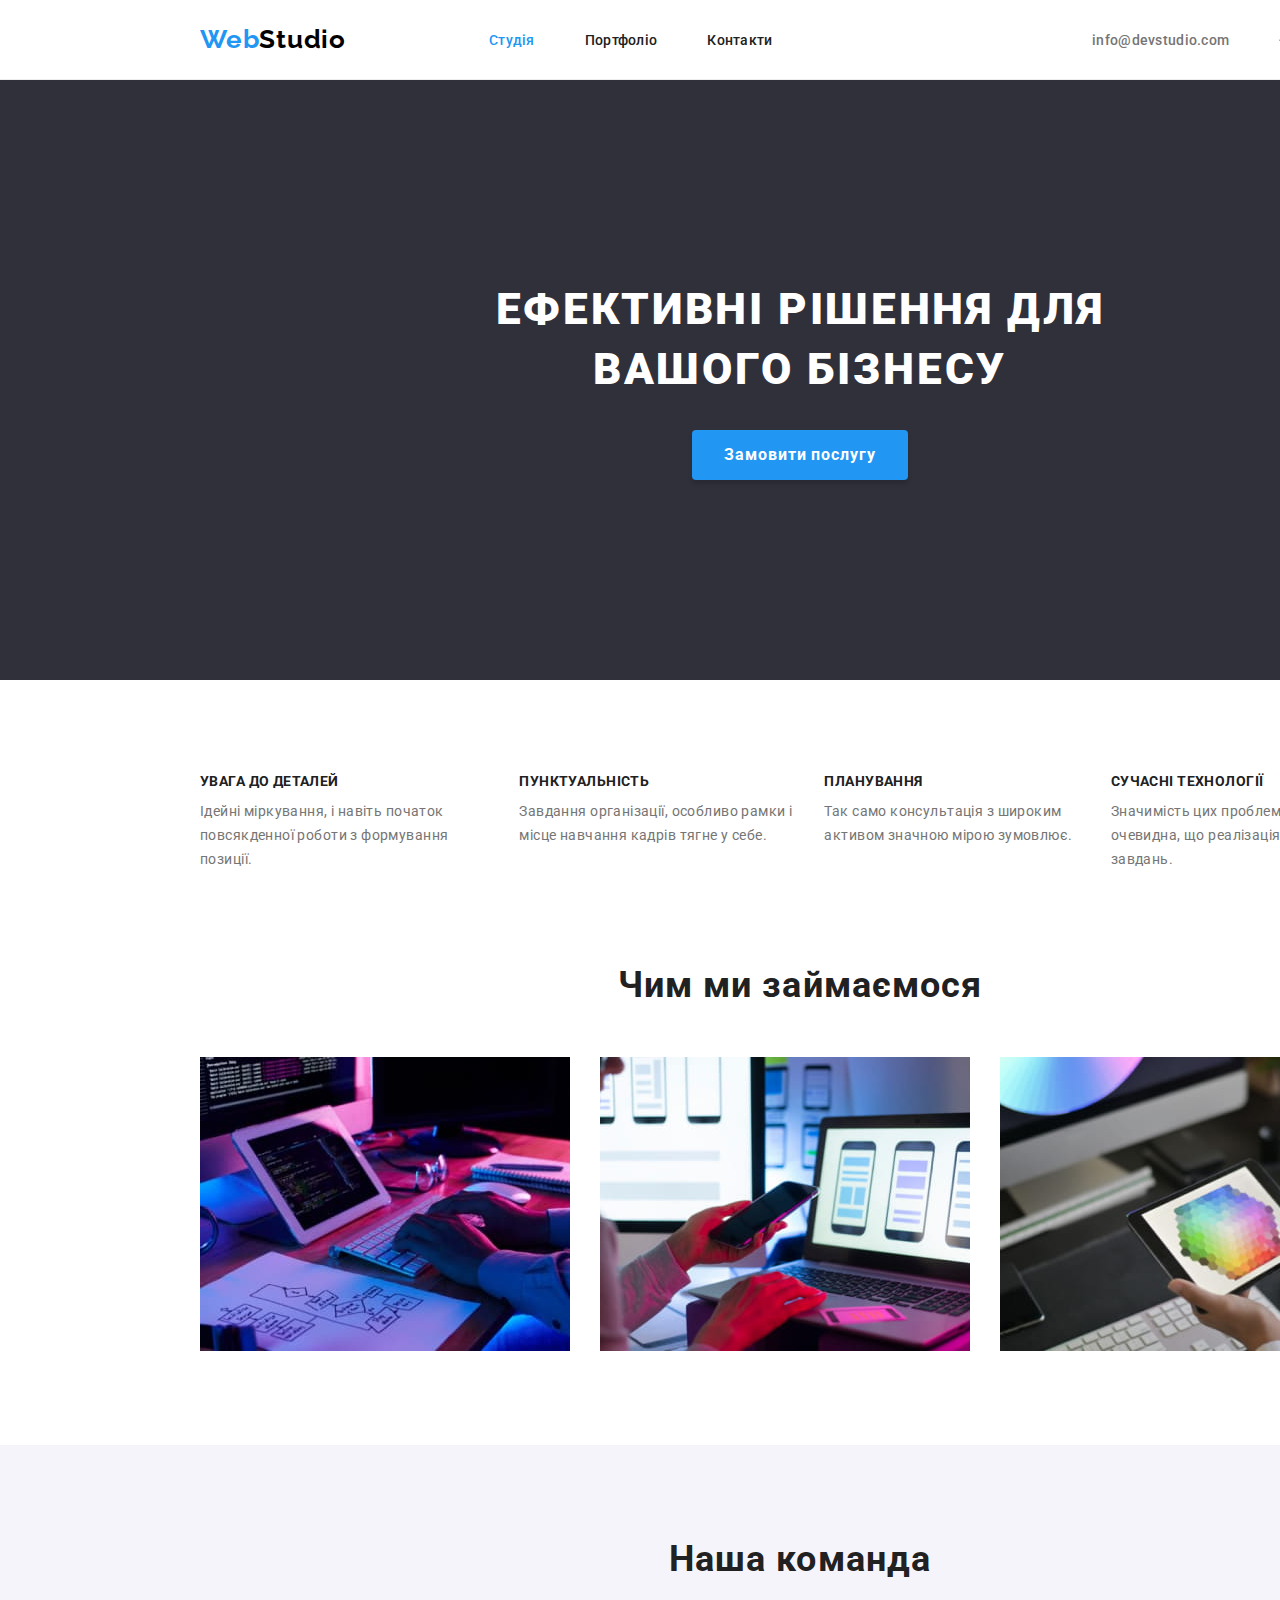
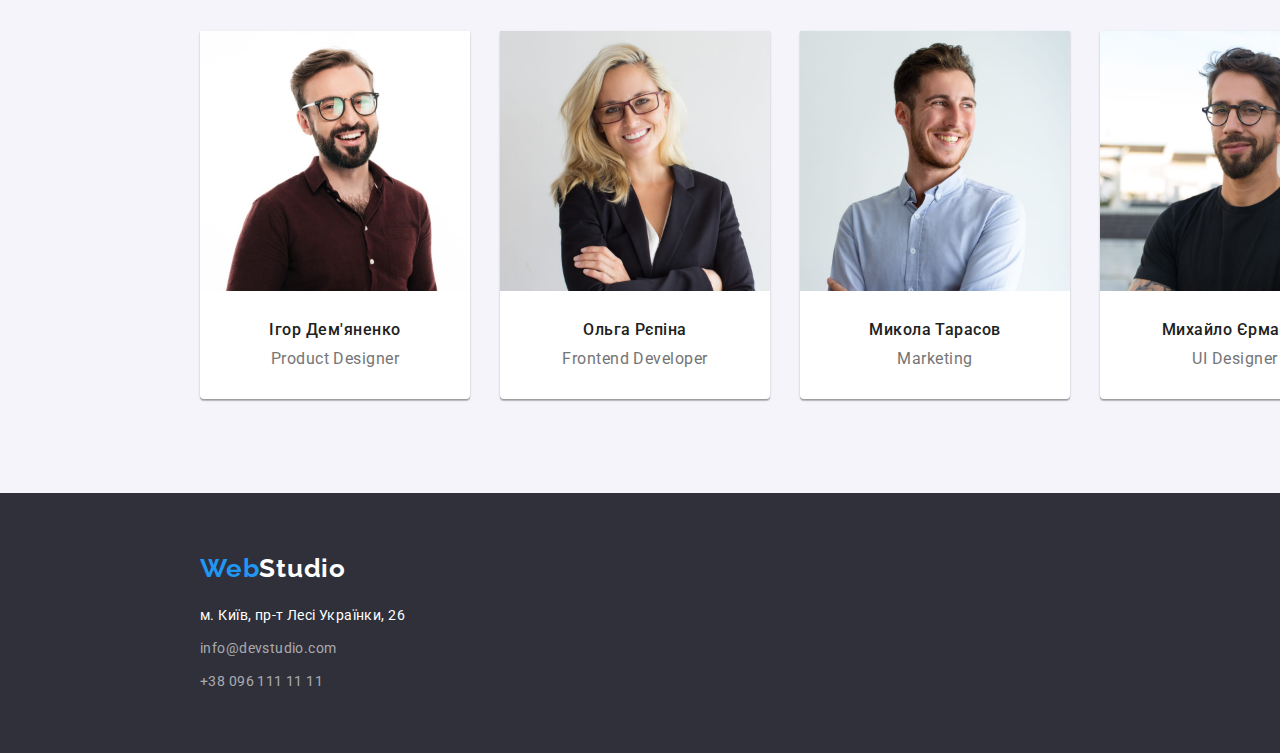
<file: index.html>
<!DOCTYPE html>
<html lang="uk">
  <head>
    <meta charset="UTF-8" />
    <meta http-equiv="X-UA-Compatible" content="IE=edge" />
    <meta name="viewport" content="width=device-width, initial-scale=1.0" />
    <title>Домашне Завдання 2</title>
    <link rel="preconnect" href="https://fonts.googleapis.com" />
    <link rel="preconnect" href="https://fonts.gstatic.com" crossorigin />
    <link
      href="https://fonts.googleapis.com/css2?family=Raleway:wght@700&family=Roboto:wght@400;500;700;900&display=swap"
      rel="stylesheet"
    />
    <link
      rel="stylesheet"
      href="https://cdnjs.cloudflare.com/ajax/libs/modern-normalize/1.1.0/modern-normalize.min.css"
      integrity="sha512-wpPYUAdjBVSE4KJnH1VR1HeZfpl1ub8YT/NKx4PuQ5NmX2tKuGu6U/JRp5y+Y8XG2tV+wKQpNHVUX03MfMFn9Q=="
      crossorigin="anonymous"
      referrerpolicy="no-referrer"
    />
    <link rel="stylesheet" href="./css/styles.css" />
  </head>
  <body>
    <header class="page-header">
      <div class="container header-container">
        <nav class="site-nav">
          <a href="./index.html" class="logo link logo-header"
            ><span class="logo-accent">Web</span>Studio</a
          >

          <ul class="list">
            <li><a href="./index.html" class="nav-item current link">Студія</a></li>
            <li>
              <a href="./portfolio.html" class="nav-item link"
                >Портфоліо</a
              >
            </li>
            <li><a href="#" class="nav-item link">Контакти</a></li>
          </ul>
        </nav>

        <ul class="header-contact list">
          <li>
            <a href="mailto:info@devstudio.com" class="header-mail link"
              >info@devstudio.com</a
            >
          </li>
          <li>
            <a href="tel:380961111111" class="header-tel link"
              >+38 096 111 11 11</a
            >
          </li>
        </ul>
      </div>
    </header>
    <main>
      <section class="hero section">
        <div class="container">
          <h1 class="hero-title">Ефективні рішення для вашого бізнесу</h1>
          <button class="hero-btn">Замовити послугу</button>
        </div>
      </section>
      <section class="features section">
        <div class="container">
          <h2 class="feature-title visually-hidden">Особливості</h2>
          <ul class="feature-list list">
            <li class="feature-list-item">
              <h3 class="feature-item-title">Увага до деталей</h3>
              <p class="feature-item-text">
                Ідейні міркування, і навіть початок повсякденної роботи з
                формування позиції.
              </p>
            </li>
            <li class="feature-list-item">
              <h3 class="feature-item-title">Пунктуальність</h3>
              <p class="feature-item-text">
                Завдання організації, особливо рамки і місце навчання кадрів
                тягне у себе.
              </p>
            </li>
            <li class="feature-list-item">
              <h3 class="feature-item-title">Планування</h3>
              <p class="feature-item-text">
                Так само консультація з широким активом значною мірою зумовлює.
              </p>
            </li>
            <li class="feature-list-item">
              <h3 class="feature-item-title">Сучасні технології</h3>
              <p class="feature-item-text">
                Значимість цих проблем настільки очевидна, що реалізація
                планових завдань.
              </p>
            </li>
          </ul>
        </div>
      </section>
      <section class="work section">
        <div class="container">
          <h2 class="work-title">Чим ми займаємося</h2>
          <ul class="work-list list">
            <li>
              <img
                src="./images/box1.jpg"
                alt="Руки програміста при роботі"
                width="370"
              />
            </li>
            <li>
              <img
                src="./images/box2.jpg"
                alt="Телефон в руці та на екрані ноутбуку"
                width="370"
              />
            </li>
            <li>
              <img
                src="./images/box3.jpg"
                alt="Кольорова палітра на екрані планшету"
                width="370"
              />
            </li>
          </ul>
        </div>
      </section>
      <section class="team section">
        <div class="container">
          <h2 class="team-title">Наша команда</h2>
          <ul class="team-list list">
            <li class="team-item">
              <img
                src="./images/imgteam1.jpg"
                alt="Ігор Дем'яненко"
                width="270"
              />
              <div class="team-info">
                <h3 class="team-item-title">Ігор Дем'яненко</h3>
                <p lang="en" class="team-item-text">Product Designer</p>
              </div>
            </li>
            <li class="team-item">
              <img src="./images/imgteam2.jpg" alt="Ольга Рєпіна" width="270" />
              <div class="team-info">
                <h3 class="team-item-title">Ольга Рєпіна</h3>
                <p lang="en" class="team-item-text">Frontend Developer</p>
              </div>
            </li>
            <li class="team-item">
              <img
                src="./images/imgteam3.jpg"
                alt="Микола Тарасов"
                width="270"
              />
              <div class="team-info">
                <h3 class="team-item-title">Микола Тарасов</h3>
                <p lang="en" class="team-item-text">Marketing</p>
              </div>
            </li>
            <li class="team-item">
              <img
                src="./images/imgteam4.jpg"
                alt="Михайло Єрмаков"
                width="270"
              />
              <div class="team-info">
                <h3 class="team-item-title">Михайло Єрмаков</h3>
                <p lang="en" class="team-item-text">UI Designer</p>
              </div>
            </li>
          </ul>
        </div>
      </section>
    </main>
    <footer class="footer section">
      <div class="container">
        <a href="./index.html" class="logo logo-footer link"
          ><span class="logo-accent">Web</span>Studio</a
        >
        <address class="adress">
          <ul class="adress-list list">
            <li class="adress-item">
              <a
                href="https://goo.gl/maps/c5YDyiYQSBMjpUKTA"
                class="adress-link link"
                >м. Київ, пр-т Лесі Українки, 26</a
              >
            </li>
            <li class="adress-item">
              <a href="mailto:info@devstudio.com" class="footer-mail link"
                >info@devstudio.com</a
              >
            </li>
            <li class="adress-item">
              <a href="tel:380961111111" class="footer-tel link"
                >+38 096 111 11 11</a
              >
            </li>
          </ul>
        </address>
      </div>
    </footer>
  </body>
</html>
</file>
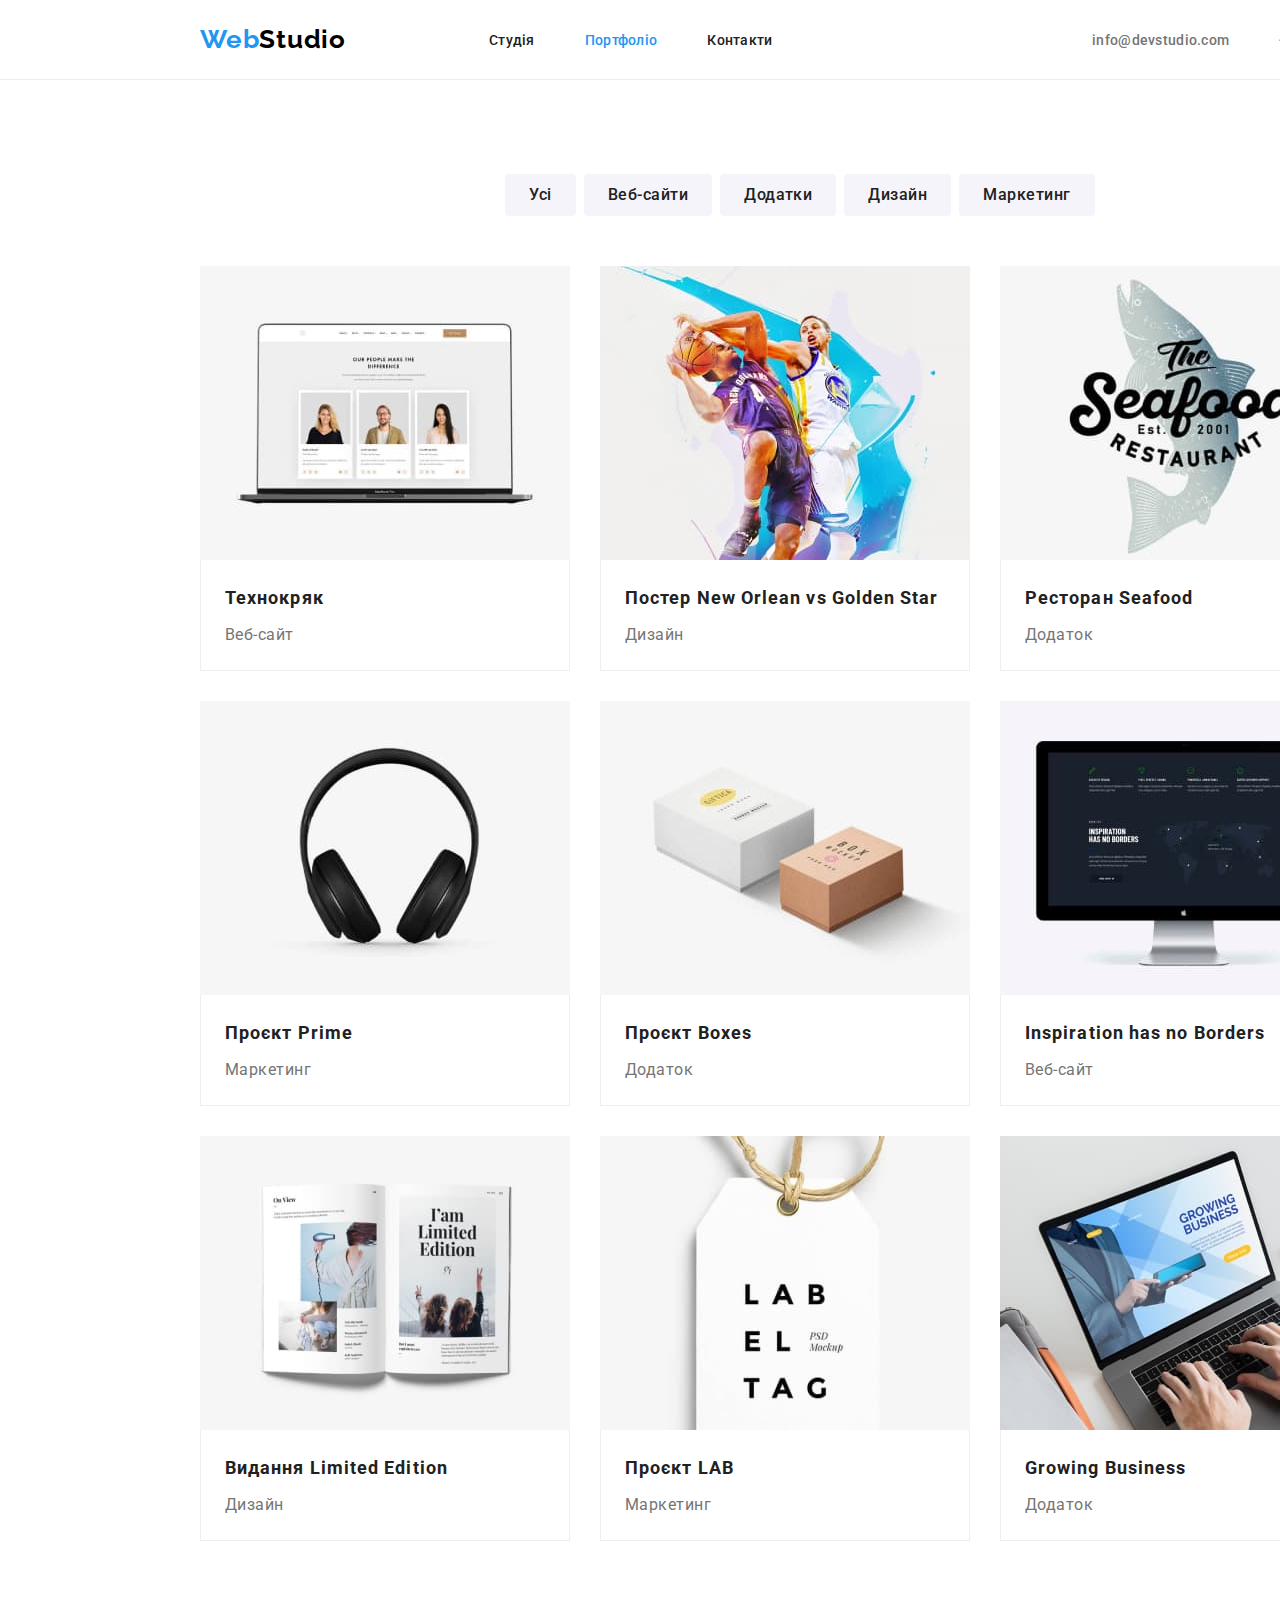
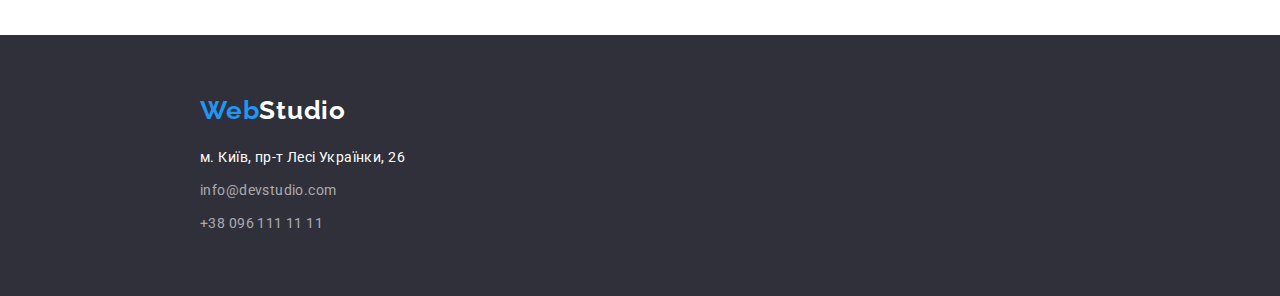
<file: portfolio.html>
<!DOCTYPE html>
<html lang="uk">
  <head>
    <meta charset="UTF-8" />
    <meta http-equiv="X-UA-Compatible" content="IE=edge" />
    <meta name="viewport" content="width=device-width, initial-scale=1.0" />
    <title>Домашне Завдання 2</title>
    <link rel="preconnect" href="https://fonts.googleapis.com" />
    <link rel="preconnect" href="https://fonts.gstatic.com" crossorigin />
    <link
      href="https://fonts.googleapis.com/css2?family=Raleway:wght@700&family=Roboto:wght@400;500;700;900&display=swap"
      rel="stylesheet"
    />
    <link
      rel="stylesheet"
      href="https://cdnjs.cloudflare.com/ajax/libs/modern-normalize/1.1.0/modern-normalize.min.css"
      integrity="sha512-wpPYUAdjBVSE4KJnH1VR1HeZfpl1ub8YT/NKx4PuQ5NmX2tKuGu6U/JRp5y+Y8XG2tV+wKQpNHVUX03MfMFn9Q=="
      crossorigin="anonymous"
      referrerpolicy="no-referrer"
    />
    <link rel="stylesheet" href="./css/styles.css" />
  </head>
  <body>
    <header class="page-header">
      <div class="container header-container">
        <nav class="site-nav">
          <a href="./index.html" class="logo link logo-header"
            ><span class="logo-accent">Web</span>Studio</a
          >

          <ul class="list">
            <li><a href="./index.html" class="nav-item link">Студія</a></li>
            <li>
              <a href="./portfolio.html" class="nav-item current link"
                >Портфоліо</a
              >
            </li>
            <li><a href="#" class="nav-item link">Контакти</a></li>
          </ul>
        </nav>

        <ul class="header-contact list">
          <li>
            <a href="mailto:info@devstudio.com" class="header-mail link"
              >info@devstudio.com</a
            >
          </li>
          <li>
            <a href="tel:380961111111" class="header-tel link"
              >+38 096 111 11 11</a
            >
          </li>
        </ul>
      </div>
    </header>
    <main>
      <section class="portfolio">
        <div class="container">
          <h1 class="visually-hidden">Портфоліо</h1>
          <ul class="btn-list list">
            <li><button type="button" class="btn-item">Усі</button></li>
            <li><button type="button" class="btn-item">Веб-сайти</button></li>
            <li><button type="button" class="btn-item">Додатки</button></li>
            <li><button type="button" class="btn-item">Дизайн</button></li>
            <li><button type="button" class="btn-item">Маркетинг</button></li>
          </ul>
          <ul class="portfolio-list list">
            <li class="portfolio-item">
              <a href="#" class="portfolio-link link">
                <img
                  src="./images/portfolio1.jpg"
                  alt="Технокряк"
                  width="370"
                />
                <div class="item-text">
                  <h2 class="portfolio-title">Технокряк</h2>
                  <p class="portfolio-text">Веб-сайт</p>
                </div>
              </a>
            </li>
            <li class="portfolio-item">
              <a href="#" class="portfolio-link link">
                <img
                  src="./images/portfolio2.jpg"
                  alt="New Orlean vs Golden Star"
                  width="370"
                />
                <div class="item-text">
                  <h2 class="portfolio-title">
                    Постер New Orlean vs Golden Star
                  </h2>
                  <p class="portfolio-text">Дизайн</p>
                </div>
              </a>
            </li>
            <li class="portfolio-item">
              <a href="#" class="portfolio-link link">
                <img
                  src="./images/portfolio3.jpg"
                  alt="Ресторан Seafood"
                  width="370"
                />
                <div class="item-text">
                  <h2 class="portfolio-title">Ресторан Seafood</h2>
                  <p class="portfolio-text">Додаток</p>
                </div>
              </a>
            </li>
            <li class="portfolio-item">
              <a href="#" class="portfolio-link link">
                <img
                  src="./images/portfolio4.jpg"
                  alt="Проєкт Prime"
                  width="370"
                />
                <div class="item-text">
                  <h2 class="portfolio-title">Проєкт Prime</h2>
                  <p class="portfolio-text">Маркетинг</p>
                </div>
              </a>
            </li>
            <li class="portfolio-item">
              <a href="#" class="portfolio-link link">
                <img
                  src="./images/portfolio5.jpg"
                  alt="Проєкт Boxes"
                  width="370"
                />
                <div class="item-text">
                  <h2 class="portfolio-title">Проєкт Boxes</h2>
                  <p class="portfolio-text">Додаток</p>
                </div>
              </a>
            </li>
            <li class="portfolio-item">
              <a href="#" class="portfolio-link link">
                <img
                  src="./images/portfolio6.jpg"
                  alt="Inspiration has no Borders"
                  width="370"
                />
                <div class="item-text">
                  <h2 class="portfolio-title">Inspiration has no Borders</h2>
                  <p class="portfolio-text">Веб-сайт</p>
                </div>
              </a>
            </li>
            <li class="portfolio-item">
              <a href="#" class="portfolio-link link">
                <img
                  src="./images/portfolio7.jpg"
                  alt="Видання Limited Edition"
                  width="370"
                />
                <div class="item-text">
                  <h2 class="portfolio-title">Видання Limited Edition</h2>
                  <p class="portfolio-text">Дизайн</p>
                </div>
              </a>
            </li>
            <li class="portfolio-item">
              <a href="#" class="portfolio-link link">
                <img
                  src="./images/portfolio8.jpg"
                  alt="Проєкт LAB"
                  width="370"
                />
                <div class="item-text">
                  <h2 class="portfolio-title">Проєкт LAB</h2>
                  <p class="portfolio-text">Маркетинг</p>
                </div>
              </a>
            </li>
            <li class="portfolio-item">
              <a href="" class="portfolio-link link">
                <img
                  src="./images/portfolio9.jpg"
                  alt="Growing Business"
                  width="370"
                />
                <div class="item-text">
                  <h2 class="portfolio-title">Growing Business</h2>
                  <p class="portfolio-text">Додаток</p>
                </div>
              </a>
            </li>
          </ul>
        </div>
      </section>
    </main>
    <footer class="footer section">
      <div class="container">
        <a href="./index.html" class="logo logo-footer link"
          ><span class="logo-accent">Web</span>Studio</a
        >
        <address class="adress">
          <ul class="adress-list list">
            <li class="adress-item">
              <a
                href="https://goo.gl/maps/c5YDyiYQSBMjpUKTA"
                class="adress-link link"
                >м. Київ, пр-т Лесі Українки, 26</a
              >
            </li>
            <li class="adress-item">
              <a href="mailto:info@devstudio.com" class="footer-mail link"
                >info@devstudio.com</a
              >
            </li>
            <li class="adress-item">
              <a href="tel:380961111111" class="footer-tel link"
                >+38 096 111 11 11</a
              >
            </li>
          </ul>
        </address>
      </div>
    </footer>
  </body>
</html>
</file>
<file: css/styles.css>
:root {
    --title-text-color: #212121;
    --text-color: #757575;
    --accent-color: #2196F3;
    --aktive-accent-color: #188CE8;
    --black-color: #000000;
    --light-background-color: #F5F4FA;
    --dark-background-color: #2F303A;
    --white-color: #FFFFFF;
    --footer-contact-color: rgba(255, 255, 255, 0.6);
}

p,
h1,
h2,
h3,
h4,
h5,
h6,
li {
    margin: 0;
}

ul {
    padding-left: 0;
    margin: 0;
}

img {
    display: block;
}

body {
    font-family: 'Roboto', sans-serif;
    color: var(--text-color);
    background: var(--white-color);
    width: 1600px;
    margin: 0 auto;

}

.container {
    width: 1200px;
    margin: 0 auto;
    padding: 0 15px;

}

.list {
    list-style: none;
}

.link {
    text-decoration: none;
}

.section {
    margin: 0;
    padding-top: 94px;
    padding-bottom: 94px;

}

/* ------------header-------------- */
.page-header {

    border-bottom: 1px solid #ECECEC;
    align-items: center;
}

.header-mail:hover,
.header-tel:hover {
    color: var(--accent-color);
}

.header-mail:focus,
.header-tel:focus {
    color: var(--accent-color);
}

.logo {
    font-family: 'Raleway', sans-serif;
    font-style: normal;
    font-weight: 700;
    font-size: 26px;
    line-height: 1.19;

    letter-spacing: 0.03em;
}

.header-container {

    display: flex;
    justify-content: space-between;
    align-items: center;
}

.logo-header {
    color: var(--black-color);
    justify-content: flex-start;
    padding: 24px 0;
    margin-right: 93px;
}

.logo-accent {
    color: var(--accent-color);
}

.site-nav, .site-nav ul 
{
    gap: 50px;
    display: flex;
    justify-content: flex-start;
    align-items: center;
}


.header-contact {
    display: flex;
    gap: 50px;
    justify-content: flex-end;
}

.nav-item {
    font-weight: 500;
    font-size: 14px;
    line-height: 1.14;
    letter-spacing: 0.02em;
    color: var(--title-text-color);
    padding: 32px 0;
}

.nav-item:hover {
    color: var(--accent-color);
}

.current {
    font-weight: 500;
    font-size: 14px;
    line-height: 1.14;
    letter-spacing: 0.02em;
    color: var(--accent-color);
}

.header-mail,
.header-tel {
    font-weight: 500;
    font-size: 14px;
    line-height: 1.14;
    letter-spacing: 0.02em;
    color: var(--text-color);
    padding: 32px 0;
}

/* ------Studio--------------сторінка студія ---------------- */
/* ---------Hero---------- */
.hero {
    background-color: var(--dark-background-color);
    padding-top: 200px;
    padding-bottom: 200px;
    text-align: center;
}

.hero-title {
    font-weight: 900;
    font-size: 44px;
    line-height: 1.36;
    text-align: center;
    letter-spacing: 0.06em;
    text-transform: uppercase;
    color: var(--white-color);
    width: 696px;
    margin: 0 auto;
    margin-bottom: 30px;
}

.hero-btn {
    font-family: inherit;
    font-style: normal;
    font-weight: 700;
    font-size: 16px;
    line-height: 1.88;
    letter-spacing: 0.06em;
    color: var(--white-color);
    cursor: pointer;
    text-align: center;
    background-color: var(--accent-color);
    box-shadow: 0px 4px 4px rgba(0, 0, 0, 0.15);
    border-radius: 4px;
    border: transparent;
    min-width: 216px;
    padding: 10px 32px;
}

.hero-btn:hover,
.hero-btn:focus {
    background-color: var(--aktive-accent-color);
}

/* ---------Features -- Особливості------ */
.features {}

.visually-hidden {
    position: absolute;
    width: 1px;
    height: 1px;
    margin: -1px;
    border: 0;
    padding: 0;
    white-space: nowrap;
    clip-path: inset(100%);
    clip: rect(0 0 0 0);
    overflow: hidden;
}

.feature-list {
    display: flex;
    gap: 30px;
}

.feature-list-item {
    width: calc((100%-90)/4);

}

.feature-list-item:nth-child(4n) {
    margin: 0;
}

.feature-item-title {
    font-weight: 700;
    font-size: 14px;
    line-height: 1.14;
    letter-spacing: 0.03em;
    text-transform: uppercase;
    color: var(--title-text-color);
    margin-bottom: 10px;

}

.feature-item-text {
    font-size: 14px;
    line-height: 1.71;
    letter-spacing: 0.03em;
}

/* ------------------Work ---Чим ми займаємося---------- */
.work {
    padding-top: 0;
}

.work-title {
    font-weight: 700;
    font-size: 36px;
    line-height: 1.16;
    text-align: center;
    letter-spacing: 0.03em;
    color: var(--title-text-color);
    margin-bottom: 50px;
}

.work-list {
    display: flex;
    gap: 30px;
}

/* ----------------team---Наша команда----------  */

.team {
    background: var(--light-background-color);
}

.team-list {
    display: flex;
    gap: 30px;
}

.team-item {
    background-color: var(--white-color);
    box-shadow: 0px 1px 3px rgba(0, 0, 0, 0.12), 0px 1px 1px rgba(0, 0, 0, 0.14), 0px 2px 1px rgba(0, 0, 0, 0.2);
    border-radius: 0px 0px 4px 4px;
}

.team-title {
    font-weight: 700;
    font-size: 36px;
    line-height: 1.16;
    text-align: center;
    letter-spacing: 0.03em;
    color: var(--title-text-color);
    margin-bottom: 50px;

}

.team-info {
    padding-top: 30px;
    padding-bottom: 30px;
}


.team-item-title {
    font-weight: 500;
    font-size: 16px;
    line-height: 1.18;
    text-align: center;
    letter-spacing: 0.03em;
    color: var(--title-text-color);
    margin-bottom: 10px;
}

.team-item-text {
    font-size: 16px;
    line-height: 1.18;
    text-align: center;
    letter-spacing: 0.03em;

}

/* ------foooter--------------- */
.footer {
    background: var(--dark-background-color);
    padding-top: 60px;
    padding-bottom: 60px;
}

.logo-footer {
    color: var(--white-color);

}

.logo-accent {
    color: var(--accent-color);

}

.adress {
    margin-top: 20px;
}

.adress-item:not(:last-child) {
    margin-bottom: 9px;
}

.adress-link {
    font-style: normal;
    font-size: 14px;
    line-height: 1.71;
    letter-spacing: 0.03em;
    color: var(--white-color);
}

.footer-mail,
.footer-tel {
    font-style: normal;
    font-size: 14px;
    line-height: 1.71;
    letter-spacing: 0.03em;
    color: var(--footer-contact-color)
}

.adress-link:hover,
.footer-mail:hover,
.footer-tel:hover {
    color: var(--accent-color);
}

.adress-link:focus,
.footer-mail:focus,
.footer-tel:focus {
    color: var(--accent-color);
}

/*------------page portfolio-- сторінка портфоліо-------------- */

.portfolio {
    padding-top: 94px;
    padding-bottom: 94px;
}

.btn-list {
    display: flex;
    gap: 8px;
    align-self: center;
    margin: 0 auto;
    margin-bottom: 50px;
    justify-content: center;
}

.btn-item {
    font-family: inherit;
    font-style: normal;
    font-weight: 500;
    font-size: 16px;
    line-height: 1.62;
    text-align: center;
    letter-spacing: 0.03em;
    color: var(--title-text-color);

    background-color: var(--light-background-color);
    border-radius: 4px;
    border-color: transparent;
    cursor: pointer;
    padding: 6px 22px;
}

.btn-item:hover,
.btn-item:focus {
    color: var(--white-color);
    background-color: var(--accent-color);
    box-shadow: 0px 3px 1px rgba(0, 0, 0, 0.1), 0px 1px 2px rgba(0, 0, 0, 0.08), 0px 2px 2px rgba(0, 0, 0, 0.12);
    border-radius: 4px;
}


.portfolio-list {
    display: flex;
    flex-wrap: wrap;
    gap: 30px;
    justify-content: flex-start;
    align-items: stretch;
}

.portfolio-item {
    background-color: var(--white-color);
}



.item-text {
    padding: 20px 24px;
    border-bottom: 1px solid #EEEEEE;
    border-left: 1px solid #EEEEEE;
    border-right: 1px solid #EEEEEE;
}



.portfolio-title {
    font-weight: 700;
    font-size: 18px;
    line-height: 2;
    letter-spacing: 0.06em;
    color: var(--title-text-color);
    margin-bottom: 4px;
}

.portfolio-text {
    font-size: 16px;
    line-height: 1.88;
    letter-spacing: 0.03em;
    color: var(--text-color);
}
</file>
